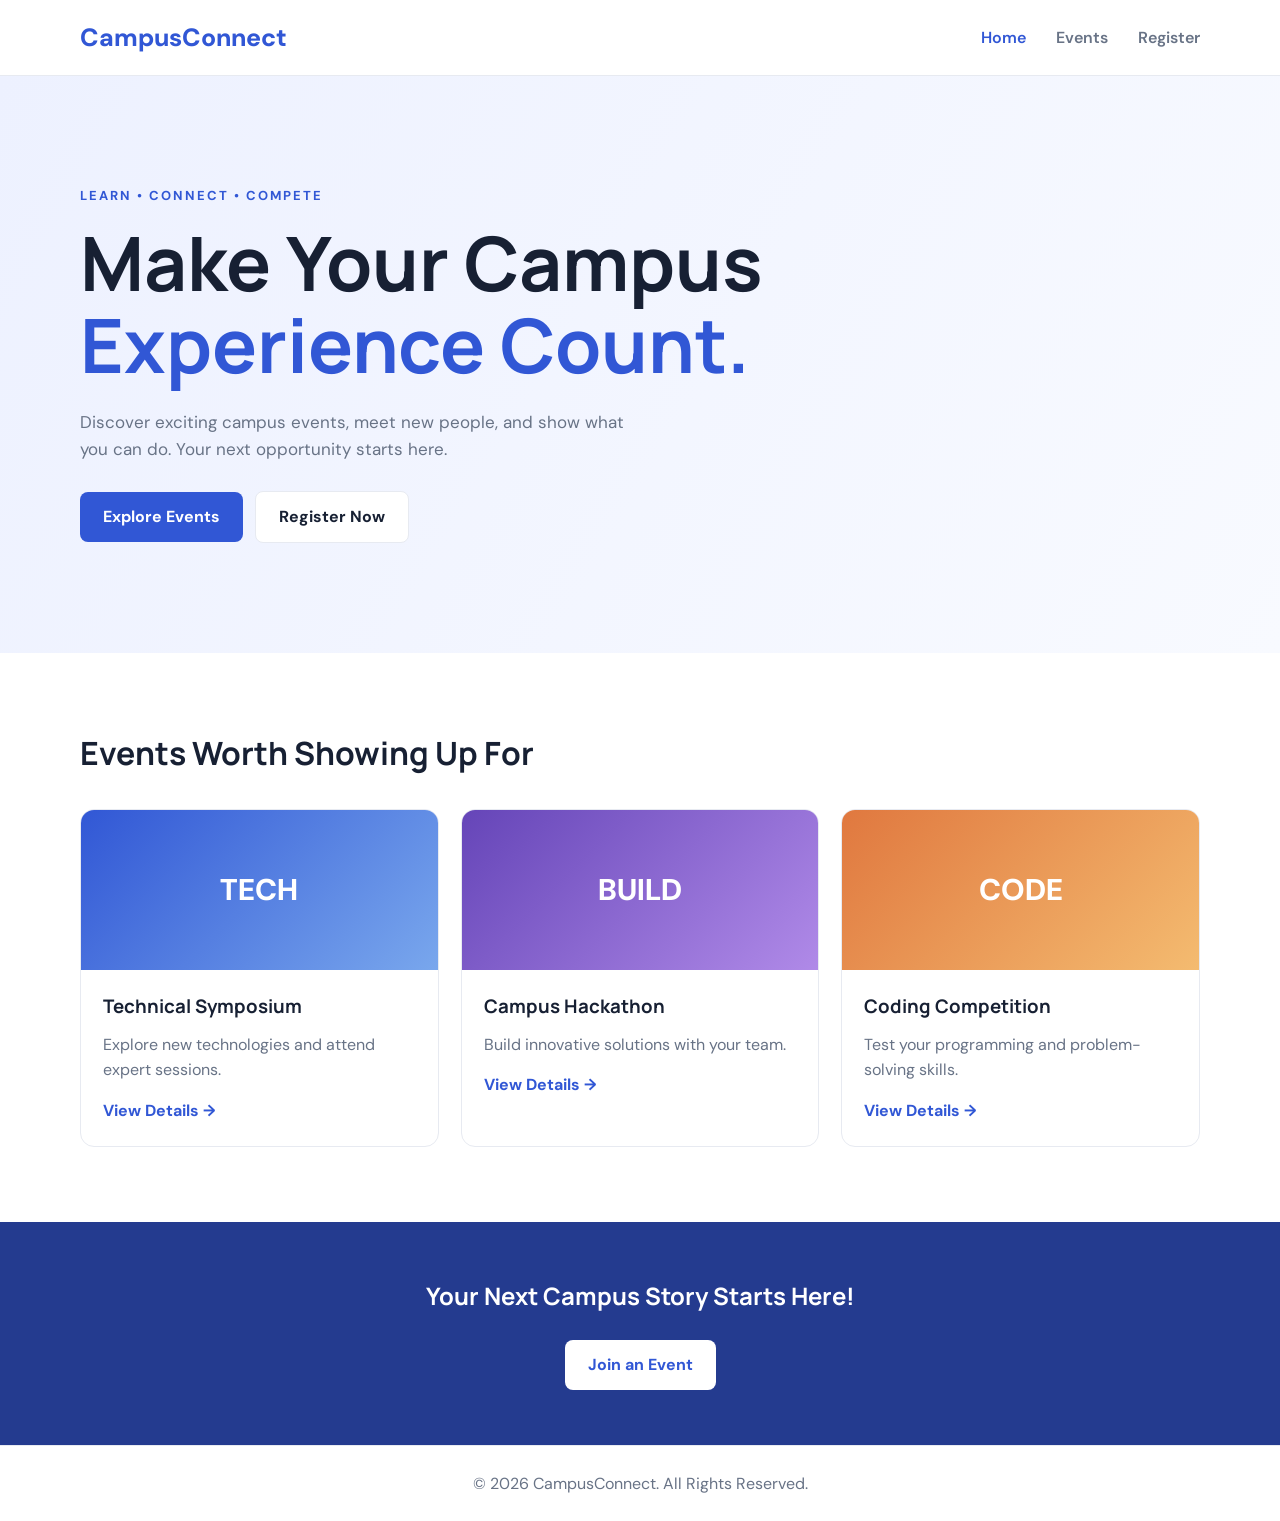
<file: index.html>
<!DOCTYPE html>
<html lang="en">
<head>
    <meta charset="UTF-8">
    <meta name="viewport" content="width=device-width, initial-scale=1.0">
    <title>CampusConnect | Home</title>
    <link rel="stylesheet" href="style.css">
</head>
<body>

<header>
    <div class="container nav">
        <a href="index.html" class="logo">CampusConnect</a>

        <nav>
            <a class="active" href="index.html">Home</a>
            <a href="events.html">Events</a>
            <a href="register.html">Register</a>
        </nav>
    </div>
</header>

<section class="hero">
    <div class="container">
        <p class="eyebrow">LEARN • CONNECT • COMPETE</p>

        <h1>Make Your Campus<br>
            <span>Experience Count.</span>
        </h1>

        <p>
            Discover exciting campus events, meet new people,
            and show what you can do. Your next opportunity starts here.
        </p>

        <a href="events.html" class="btn">Explore Events</a>
        <a href="register.html" class="btn secondary">Register Now</a>
    </div>
</section>

<section class="container section">
    <h2>Events Worth Showing Up For</h2>

    <div class="cards">

        <div class="card">
            <div class="event-image blue">TECH</div>
            <div class="card-content">
                <h3>Technical Symposium</h3>
                <p>Explore new technologies and attend expert sessions.</p>
                <a href="events.html">View Details →</a>
            </div>
        </div>

        <div class="card">
            <div class="event-image purple">BUILD</div>
            <div class="card-content">
                <h3>Campus Hackathon</h3>
                <p>Build innovative solutions with your team.</p>
                <a href="events.html">View Details →</a>
            </div>
        </div>

        <div class="card">
            <div class="event-image orange">CODE</div>
            <div class="card-content">
                <h3>Coding Competition</h3>
                <p>Test your programming and problem-solving skills.</p>
                <a href="events.html">View Details →</a>
            </div>
        </div>

    </div>
</section>

<section class="cta">
    <div class="container">
        <h2>Your Next Campus Story Starts Here!</h2>
        <a href="register.html" class="btn light">Join an Event</a>
    </div>
</section>

<footer>
    <p>© 2026 CampusConnect. All Rights Reserved.</p>
</footer>

</body>
</html>
</file>
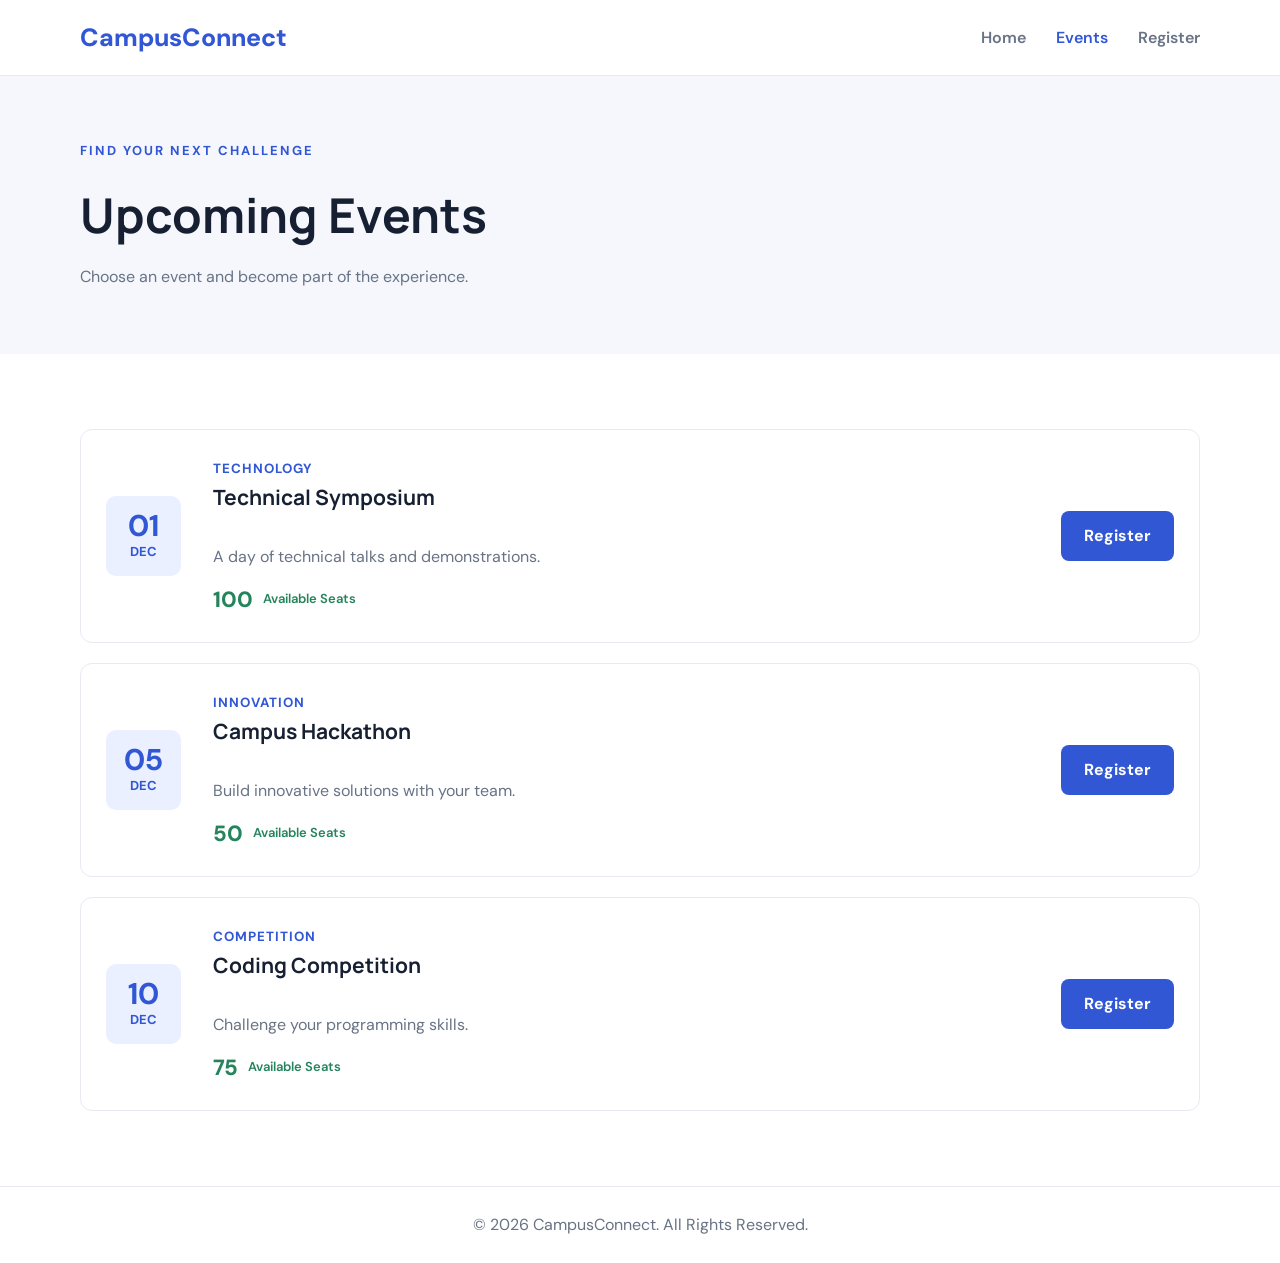
<file: events.html>
<!DOCTYPE html>
<html lang="en">
<head>
    <meta charset="UTF-8">
    <meta name="viewport" content="width=device-width, initial-scale=1.0">
    <title>CampusConnect | Events</title>
    <link rel="stylesheet" href="style.css">
</head>
<body>

<header>
    <div class="container nav">
        <a href="index.html" class="logo">CampusConnect</a>

        <nav>
            <a href="index.html">Home</a>
            <a class="active" href="events.html">Events</a>
            <a href="register.html">Register</a>
        </nav>
    </div>
</header>

<section class="page-banner">
    <div class="container">
        <p class="eyebrow">FIND YOUR NEXT CHALLENGE</p>
        <h1>Upcoming Events</h1>
        <p>Choose an event and become part of the experience.</p>
    </div>
</section>

<section class="container section">

    <div class="event-list">

        <div class="event-row">
            <div class="event-date">
                <strong>01</strong>
                <span>DEC</span>
            </div>

            <div>
                <small>TECHNOLOGY</small>
                <h2>Technical Symposium</h2>
                <p>A day of technical talks and demonstrations.</p>

                <div class="seat-info">
                    <strong>100</strong>
                    <span>Available Seats</span>
                </div>
            </div>

            <a href="register.html?event=Technical%20Symposium"
               class="btn">Register</a>
        </div>

        <div class="event-row">
            <div class="event-date purple">
                <strong>05</strong>
                <span>DEC</span>
            </div>

            <div>
                <small>INNOVATION</small>
                <h2>Campus Hackathon</h2>
                <p>Build innovative solutions with your team.</p>

                <div class="seat-info">
                    <strong>50</strong>
                    <span>Available Seats</span>
                </div>
            </div>

            <a href="register.html?event=Campus%20Hackathon"
               class="btn">Register</a>
        </div>

        <div class="event-row">
            <div class="event-date orange">
                <strong>10</strong>
                <span>DEC</span>
            </div>

            <div>
                <small>COMPETITION</small>
                <h2>Coding Competition</h2>
                <p>Challenge your programming skills.</p>

                <div class="seat-info">
                    <strong>75</strong>
                    <span>Available Seats</span>
                </div>
            </div>

            <a href="register.html?event=Coding%20Competition"
               class="btn">Register</a>
        </div>

    </div>

</section>

<footer>
    <p>© 2026 CampusConnect. All Rights Reserved.</p>
</footer>

</body>
</html>
</file>
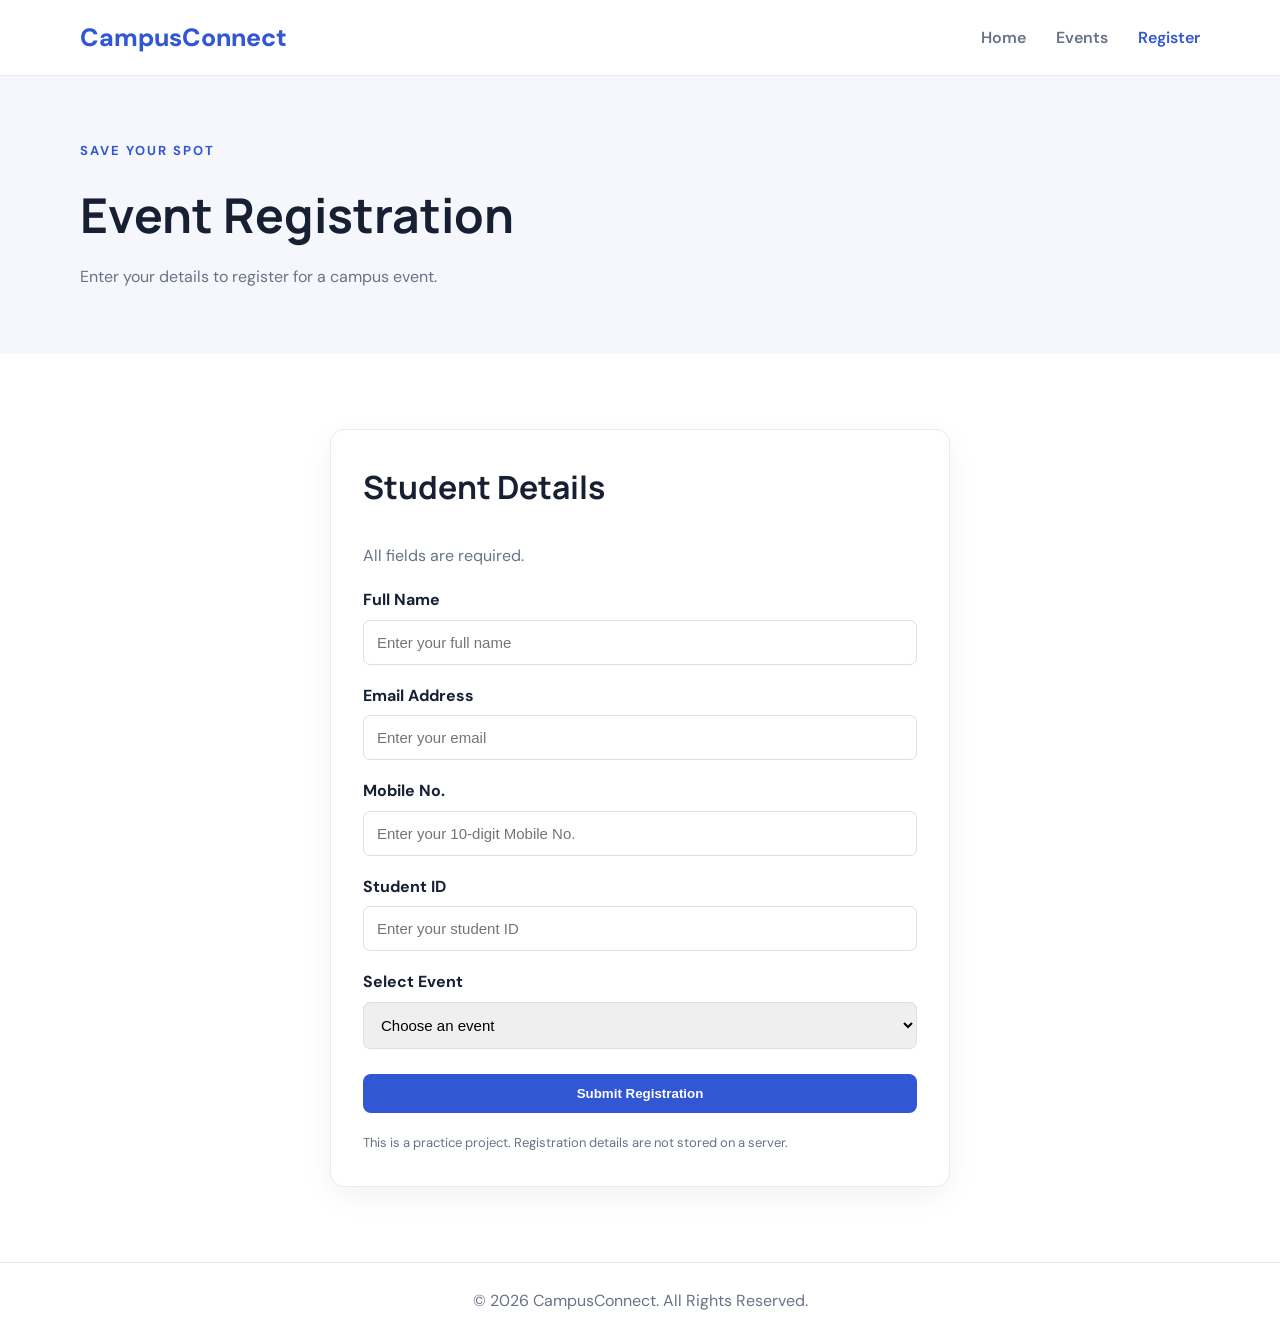
<file: register.html>
<!DOCTYPE html>
<html lang="en">
<head>
    <meta charset="UTF-8">
    <meta name="viewport" content="width=device-width, initial-scale=1.0">
    <title>CampusConnect | Register</title>
    <link rel="stylesheet" href="style.css">
</head>
<body>

<header>
    <div class="container nav">
        <a href="index.html" class="logo">CampusConnect</a>

        <nav>
            <a href="index.html">Home</a>
            <a href="events.html">Events</a>
            <a class="active" href="register.html">Register</a>
        </nav>
    </div>
</header>

<section class="page-banner">
    <div class="container">
        <p class="eyebrow">SAVE YOUR SPOT</p>
        <h1>Event Registration</h1>
        <p>Enter your details to register for a campus event.</p>
    </div>
</section>

<section class="container section form-section">

    <form id="registrationForm">

        <h2>Student Details</h2>
        <p>All fields are required.</p>

        <label for="name">Full Name</label>
        <input type="text" id="name" placeholder="Enter your full name" required>

        <label for="email">Email Address</label>
        <input type="email" id="email" placeholder="Enter your email" required>
        <label for="mobile_no">Mobile No.</label>
        <input type="tel" id="mobile_no" name="mobile_no" placeholder="Enter your 10-digit Mobile No." pattern="[0-9]{10}" minlength="10" maxlength="10" inputmode="numeric" required title="Please enter a valid 10-digit mobile number">
        <label for="studentId">Student ID</label>
        <input type="text" id="studentId" placeholder="Enter your student ID" required>


        <label for="event">Select Event</label>
        <select id="event" required>
          <option value="">Choose an event</option>
          <option value="Technical Symposium">Technical Symposium</option>
          <option value="Campus Hackathon">Campus Hackathon</option>
          <option value="Coding Competition">Coding Competition</option>
        </select>

        <button type="submit" class="btn submit-btn">
            Submit Registration
        </button>

        <p id="message" class="success-message"></p>

        <p class="note">
            This is a practice project. Registration details are not stored
            on a server.
        </p>

    </form>

</section>

<footer>
    <p>© 2026 CampusConnect. All Rights Reserved.</p>
</footer>


<script>
    const form = document.getElementById("registrationForm");
    const message = document.getElementById("message");

    // Automatically select event from the Events page
    const selectedEventFromURL = new URLSearchParams(window.location.search)
        .get("event");

    if (selectedEventFromURL) {
        const eventSelect = document.getElementById("event");

        for (const option of eventSelect.options) {
            if (option.text.trim() === selectedEventFromURL.trim()) {
                eventSelect.value = option.value;
                break;
            }
        }
    }

    // Handle registration
    form.addEventListener("submit", function(event) {

        event.preventDefault();

        // Validate form
        if (!form.checkValidity()) {
            form.reportValidity();
            return;
        }

        // Get student details
        const name = document.getElementById("name").value.trim();
        const email = document.getElementById("email").value.trim().toLowerCase();
        const mobile = document.getElementById("mobile_no").value.trim();
        const studentId = document.getElementById("studentId").value.trim().toLowerCase();
        const selected = document.getElementById("event").value;

        // Get existing registrations
        let registrations = JSON.parse(
            localStorage.getItem("registrations")
        ) || [];

        // Check for duplicate registration
        const alreadyRegistered = registrations.some(registration =>
            registration.studentId.toLowerCase() === studentId &&
            registration.event === selected
        );

        // Prevent duplicate registration
        if (alreadyRegistered) {
            message.textContent =
                "You have already registered for this event.";

            message.className = "success-message error";
            return;
        }

        // Create new registration
        const newRegistration = {
            name: name,
            email: email,
            mobile: mobile,
            studentId: studentId,
            event: selected
        };

        // Save registration
        registrations.push(newRegistration);

        localStorage.setItem(
            "registrations",
            JSON.stringify(registrations)
        );

        // Display success message
        message.textContent =
            "Thank you, " + name +
            "! Your registration for " + selected +
            " is complete.";

        message.className = "success-message success";

        // Clear form
        form.reset();
    });
</script>


</body>
</html>
</file>
<file: style.css>
@import url('https://fonts.googleapis.com/css2?family=DM+Sans:wght@400;500;600;700&family=Manrope:wght@400;500;600;700;800&display=swap');

* {
    margin: 0;
    padding: 0;
    box-sizing: border-box;
}

:root {
    --primary: #3157d5;
    --dark: #172033;
    --gray: #687386;
    --light: #f5f7fc;
    --border: #e7eaf1;
}

body {
    font-family: 'DM Sans', sans-serif;
    color: var(--dark);
    line-height: 1.6;
}

h1, h2, h3 {
    font-family: 'Manrope', sans-serif;
}

.container {
    width: min(1120px, 92%);
    margin: auto;
}

/* Navigation */

header {
    background: white;
    border-bottom: 1px solid var(--border);
    position: sticky;
    top: 0;
    z-index: 10;
}

.nav {
    min-height: 75px;
    display: flex;
    justify-content: space-between;
    align-items: center;
}

.logo {
    font-size: 25px;
    font-weight: 800;
    color: var(--primary);
    text-decoration: none;
}

nav {
    display: flex;
    gap: 30px;
}

nav a {
    text-decoration: none;
    color: var(--gray);
    font-weight: 600;
}

nav a:hover,
nav a.active {
    color: var(--primary);
}

/* Hero section */

.hero {
    padding: 110px 0;
    background: linear-gradient(120deg, #edf1ff, #f8faff);
}

.eyebrow {
    color: var(--primary);
    font-size: 13px;
    font-weight: 700;
    letter-spacing: 2px;
    margin-bottom: 15px;
}

.hero h1 {
    font-size: clamp(40px, 7vw, 75px);
    line-height: 1.1;
    margin-bottom: 22px;
}

.hero h1 span {
    color: var(--primary);
}

.hero p:not(.eyebrow) {
    color: var(--gray);
    max-width: 570px;
    margin-bottom: 28px;
    font-size: 17px;
}

/* Buttons */

.btn {
    display: inline-block;
    background: var(--primary);
    color: white;
    padding: 12px 23px;
    border-radius: 8px;
    border: none;
    text-decoration: none;
    font-weight: 700;
    cursor: pointer;
    transition: 0.2s;
}

.btn:hover {
    background: #2445b5;
    transform: translateY(-2px);
}

.secondary {
    background: white;
    color: var(--dark);
    border: 1px solid var(--border);
    margin-left: 8px;
}

.secondary:hover {
    background: #edf1ff;
    color: var(--primary);
}

.light {
    background: white;
    color: var(--primary);
}

/* General sections */

.section {
    padding-top: 75px;
    padding-bottom: 75px;
}

.section h2 {
    font-size: 32px;
    margin-bottom: 30px;
}

/* Event cards */

.cards {
    display: grid;
    grid-template-columns: repeat(3, 1fr);
    gap: 22px;
}

.card {
    border: 1px solid var(--border);
    border-radius: 14px;
    overflow: hidden;
    transition: 0.2s;
}

.card:hover {
    transform: translateY(-5px);
    box-shadow: 0 10px 30px rgba(0, 0, 0, 0.08);
}

.event-image {
    height: 160px;
    display: flex;
    justify-content: center;
    align-items: center;
    color: white;
    font-size: 30px;
    font-weight: 800;
}

.blue {
    background: linear-gradient(135deg, #3157d5, #79a7ed);
}

.purple {
    background: linear-gradient(135deg, #6545b8, #b08ae8);
}

.orange {
    background: linear-gradient(135deg, #e0783f, #f4bb70);
}

.card-content {
    padding: 22px;
}

.card-content h3 {
    margin-bottom: 10px;
}

.card-content p {
    color: var(--gray);
    margin-bottom: 15px;
}

.card-content a {
    color: var(--primary);
    font-weight: 700;
    text-decoration: none;
}

/* CTA section */

.cta {
    background: #243b8f;
    color: white;
    padding: 55px 0;
    text-align: center;
}

.cta h2 {
    margin-bottom: 25px;
}

/* Inner page banner */

.page-banner {
    background: var(--light);
    padding: 65px 0;
}

.page-banner h1 {
    font-size: 48px;
    margin-bottom: 10px;
}

.page-banner p:last-child {
    color: var(--gray);
}

/* Events page */

.event-list {
    display: grid;
    gap: 20px;
}

.event-row {
    display: grid;
    grid-template-columns: 85px 1fr auto;
    gap: 22px;
    align-items: center;
    padding: 25px;
    border: 1px solid var(--border);
    border-radius: 12px;
}

.event-date {
    height: 80px;
    width: 75px;
    border-radius: 10px;
    background: #eaf0ff;
    color: var(--primary);
    display: flex;
    flex-direction: column;
    justify-content: center;
    align-items: center;
}

.event-date strong {
    font-size: 30px;
    line-height: 1.1;
}

.event-date span {
    font-size: 13px;
    font-weight: 700;
}

.event-row small {
    color: var(--primary);
    font-weight: 700;
    letter-spacing: 1px;
}

.event-row h2 {
    font-size: 21px;
}

.event-row p {
    color: var(--gray);
}

.seats {
    color: #25845c;
    font-size: 14px;
}

.note {
    color: var(--gray);
    font-size: 13px;
    margin-top: 20px;
}

/* Registration form */

.form-section {
    display: flex;
    justify-content: center;
}

form {
    width: 100%;
    max-width: 620px;
    padding: 32px;
    border: 1px solid var(--border);
    border-radius: 14px;
    box-shadow: 0 10px 30px rgba(0, 0, 0, 0.05);
}

form h2 {
    margin-bottom: 5px;
}

form p {
    color: var(--gray);
}

form label {
    display: block;
    margin-top: 18px;
    margin-bottom: 7px;
    font-weight: 700;
}

form input,
form select {
    width: 100%;
    padding: 13px;
    border: 1px solid #d8deea;
    border-radius: 7px;
    font-size: 15px;
}

form input:focus,
form select:focus {
    outline: 2px solid #cbd7ff;
    border-color: var(--primary);
}

.submit-btn {
    width: 100%;
    margin-top: 25px;
}

.success-message {
    color: #218052;
    font-weight: 700;
    margin-top: 15px;
}

/* Footer */

footer {
    padding: 25px;
    text-align: center;
    border-top: 1px solid var(--border);
    color: var(--gray);
}

/* Responsive design */

@media (max-width: 760px) {

    .nav {
        flex-direction: column;
        padding: 15px 0;
        gap: 12px;
    }

    nav {
        gap: 20px;
    }

    .hero {
        padding: 75px 0;
    }

    .cards {
        grid-template-columns: 1fr;
    }

    .event-row {
        grid-template-columns: 65px 1fr;
    }

    .event-row .btn {
        grid-column: 2;
        justify-self: start;
    }

    .cta h2 {
        font-size: 24px;
    }

    .page-banner h1 {
        font-size: 36px;
    }
}

@media (max-width: 420px) {

    .hero h1 {
        font-size: 39px;
    }

    .secondary {
        margin: 10px 0 0;
    }

    form {
        padding: 20px;
    }

    nav {
        gap: 14px;
    }
}
.seat-info {
    display: flex;
    align-items: center;
    gap: 10px;
    margin-top: 12px;
    color: #25845c;
}

.seat-info strong {
    font-size: 22px;
    font-weight: 800;
}

.seat-info span {
    font-size: 13px;
    font-weight: 600;
}

.success-message {
    margin-top: 15px;
    font-weight: 600;
}

.success-message.error {
    color: red;
}

.success-message.success {
    color: green;
}
</file>
